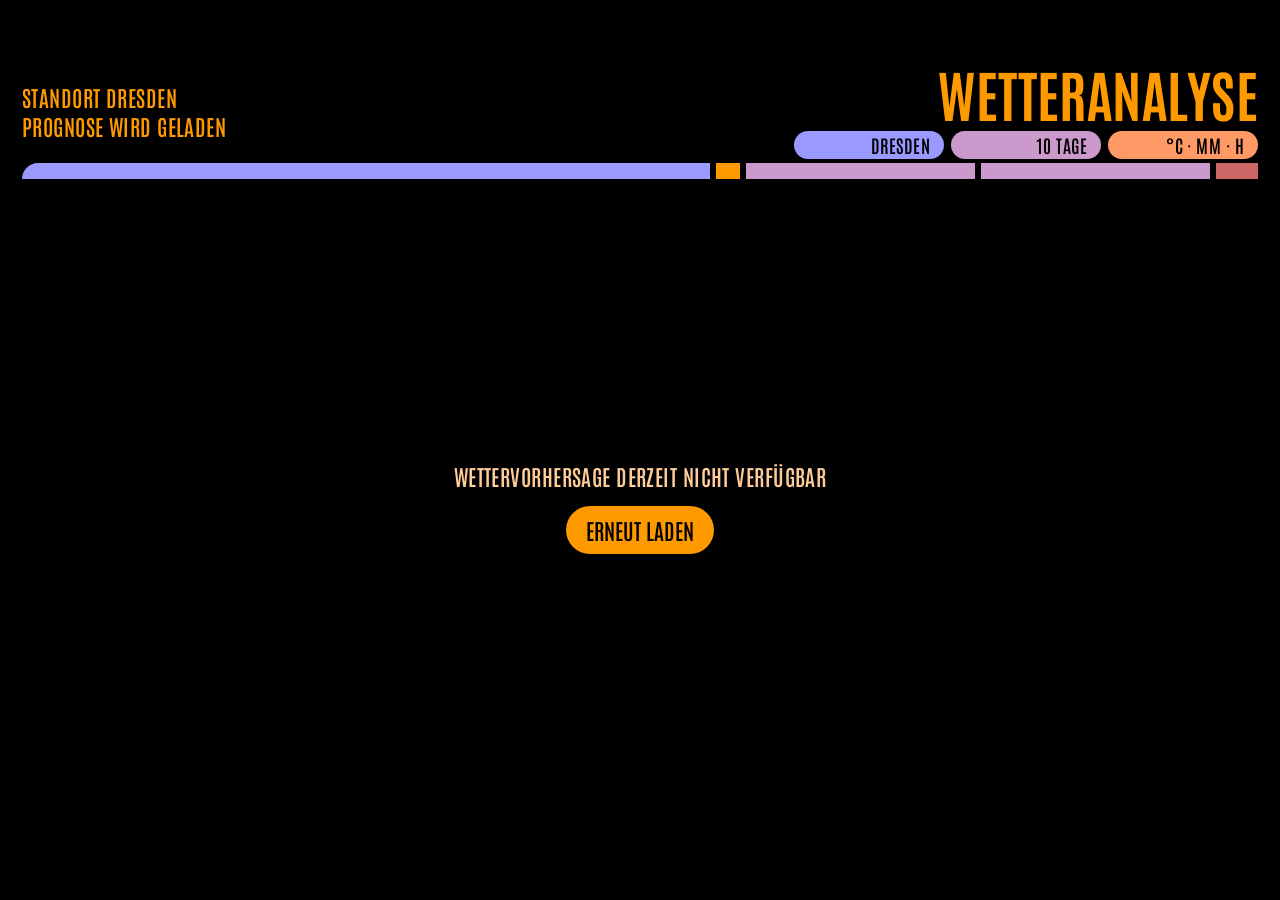
<file: custom_components/haus_ops/frontend/weather/index.html>
<!doctype html>
<html lang="de">
<meta charset="utf-8">
<meta name="viewport" content="width=device-width, initial-scale=1">
<title>Wettervorhersage · HAUS-OPS</title>
<style>
@font-face{font-family:Antonio;src:url('../Antonio.ttf') format('truetype');font-weight:400 700;font-display:swap}
:root{color-scheme:dark;--amber:#ff9900;--peach:#ffcc99;--lavender:#cc99cc;--violet:#9999ff;--blue:#99ccff;--light:#fff4e0;--selected:#ffe3c4;--salmon:#cc6666}
*{box-sizing:border-box}
body{margin:0;overflow:hidden;background:#000;color:var(--amber);font:600 22px/1.12 Antonio,'Arial Narrow',sans-serif;text-transform:uppercase;letter-spacing:.02em}
#stage{position:absolute;left:50%;top:50%;width:1280px;height:800px;padding:18px 22px;transform:translate(-50%,-50%) scale(var(--scale,1));display:grid;grid-template-rows:88px 16px 50px 310px 60px 122px minmax(0,1fr);gap:7px}
header{display:flex;justify-content:space-between;align-items:center;gap:20px}
header p{margin:.2em 0}
h1{margin:0;text-align:right;font-size:56px;line-height:1}
header .units{margin-top:10px;display:flex;gap:7px;justify-content:flex-end}
header .units span{min-width:150px;padding:4px 14px;border-radius:22px;background:var(--violet);text-align:right;color:#000;font-size:18px}
header .units span:nth-child(2){background:var(--lavender)}
header .units span:nth-child(3){background:#ff9966}
.rail{display:grid;grid-template-columns:6fr 24px 2fr 2fr 42px;gap:6px}
.rail span{background:var(--lavender)}.rail span:first-child{background:var(--violet);border-radius:22px 0 0 0}.rail span:nth-child(2){background:var(--amber)}.rail span:last-child{background:var(--salmon)}
.row{display:grid;grid-template-columns:repeat(var(--days,10),minmax(0,1fr)) 98px;gap:5px;align-items:stretch}
button{font:inherit;text-transform:inherit;cursor:pointer;border:0;color:#000;touch-action:manipulation}
button:focus-visible{outline:4px solid #fff;outline-offset:-4px}
button:active{transform:scale(.96)}
.dates button{min-height:48px;border-radius:28px;background:var(--lavender);font-size:19px}
.dates button[data-weekend]{background:var(--violet)}.dates button[data-today]{background:var(--amber)}
.dates button[aria-pressed=true]{background:var(--selected)}
.tag{color:#000;background:var(--tone,var(--amber));display:flex;justify-content:flex-end;align-items:end;padding:5px;font-size:17px}
.chart{position:relative;min-width:0}
.chart svg{display:block;width:100%;height:100%}
.chart [data-track]{position:absolute;inset-block:0;border:0;background:transparent;border-radius:0}
.conditions button{display:flex;flex-direction:column;justify-content:space-between;align-items:start;text-align:right;padding:5px 6px;background:var(--condition);font-size:17px;min-height:48px}
.conditions button[aria-pressed=true]{background:color-mix(in srgb,var(--condition),white 25%)}
.conditions button span{align-self:end}
.conditions svg{width:34px;height:34px;fill:none;stroke:currentColor;stroke-width:2;stroke-linecap:round;stroke-linejoin:round}
.metrics{display:grid;grid-template-rows:repeat(4,minmax(0,1fr));gap:3px}
.metrics .tag{padding-block:2px}
.metrics .row>span:not(.tag){align-self:center;text-align:center}
.metrics .wet{color:var(--blue)}.metrics .current{color:var(--light)}
#details{border-top:2px solid #5a4fb0;padding-top:5px;overflow:hidden}
#details strong{font-size:32px;margin-right:14px;color:var(--light)}
#details strong:first-child{color:var(--amber)}
#details strong:nth-child(3){color:var(--peach)}
.details-metrics{margin-top:6px;display:flex;flex-wrap:wrap;column-gap:15px;row-gap:3px;font-size:18px}
.details-metrics span:nth-child(2){color:var(--blue)}.details-metrics span:nth-child(3){color:var(--violet)}.details-metrics span:nth-child(4){color:var(--lavender)}
#status:not([hidden]){grid-row:3/-1;place-self:center;text-align:center;padding:30px;color:var(--peach)}
#status button{display:block;margin:18px auto 0;background:var(--amber);border-radius:28px;min-height:48px;padding:0 20px}
[hidden]{display:none!important}
</style>
<div id="stage">
<header>
  <div><p id="location"></p><p id="source">Prognose wird geladen</p><p id="period"></p></div>
  <div><h1>Wetteranalyse</h1><div class="units"><span id="city"></span><span id="quantity">10 Tage</span><span>°C · mm · h</span></div></div>
</header>
<div class="rail" aria-hidden="true"><span></span><span></span><span></span><span></span><span></span></div>
<div id="dates" class="dates row" aria-label="Prognosetag wählen" hidden></div>
<div id="chart" class="chart" hidden></div>
<div id="conditions" class="conditions row" aria-label="Wetterlage" hidden></div>
<div id="metrics" class="metrics" hidden></div>
<div id="details" aria-live="polite" hidden></div>
<div id="status" role="status">Wettervorhersage wird geladen …</div>
</div>
<script type="module">
const config = {
  name: 'Dresden', latitude: 51.05, longitude: 13.74, elevation: 113, timezone: 'Europe/Berlin', days: 10,
};
const params = new URLSearchParams(location.search);
for (const [key, limit] of [['latitude', 90], ['longitude', 180]]) {
  const raw = params.get(key);
  if (raw !== null && raw.trim() && Number.isFinite(Number(raw)) && Math.abs(Number(raw)) <= limit) config[key] = Number(raw);
}
if (params.has('latitude') && params.has('longitude')) {
  config.name = 'Wetterstandort';
  config.elevation = null;
}
const $ = id => document.getElementById(id);
const stage = $('stage');
const resize = () => stage.style.setProperty('--scale', Math.min(innerWidth / 1280, innerHeight / 800));
window.addEventListener('resize', resize);
resize();

const sunlight = '<circle cx="12" cy="12" r="4"/><path d="M12 2v2m0 16v2M2 12h2m16 0h2M5 5l1.5 1.5m11 11L19 19M5 19l1.5-1.5m11-11L19 5"/>';
const cloud = '<path d="M6 16h13a4 4 0 0 0 .2-8 5.8 5.8 0 0 0-10.7 1.4A3.4 3.4 0 0 0 6 16Z"/>';
const patterns = {
  sun: ['Sonnig','#e09400',sunlight],
  clear: ['Heiter','#e0b488','<path d="M5 10a3 3 0 0 1 6-1M5 3l.5 1.5M2 6l1.5.7M10 3l-1 1.5"/>'+cloud],
  cloud: ['Bewölkt','#b07fb0',cloud],
  fog: ['Nebel','#a8a0c0','<path d="M3 7h18M3 12h15M3 17h18"/>'],
  rain: ['Regen','#6fb0e8',cloud+'<path d="M8 19l-1 3m5-3-1 3m5-3-1 3"/>'],
  snow: ['Schnee','#c8cce0',cloud+'<path d="M8 18v4m-2-2h4m6-2v4m-2-2h4"/>'],
  storm: ['Gewitter','#9999ff',cloud+'<path d="M12 16l-3 4h4l-2 3"/>'],
  unknown: ['–','#a8a0c0',''],
};
const byCode = {
  0:'sun',1:'clear',2:'clear',3:'cloud',45:'fog',48:'fog',51:'rain',53:'rain',55:'rain',56:'rain',57:'rain',
  61:'rain',63:'rain',65:'rain',66:'rain',67:'rain',71:'snow',73:'snow',75:'snow',77:'snow',
  80:'rain',81:'rain',82:'rain',85:'snow',86:'snow',95:'storm',96:'storm',99:'storm',
};
const byCondition = {
  sunny:'sun','clear-night':'clear',partlycloudy:'clear',cloudy:'cloud',fog:'fog',rainy:'rain',pouring:'rain',
  snowy:'snow','snowy-rainy':'snow',lightning:'storm','lightning-rainy':'storm',
};
const number = (n, digits = 0) => Number.isFinite(n) ? n.toLocaleString('de-DE',{minimumFractionDigits:digits,maximumFractionDigits:digits}) : '–';
const valid = n => typeof n === 'number' && Number.isFinite(n);
const time = value => typeof value === 'string' ? value.match(/T(\d\d:\d\d)/)?.[1] ?? '–' : '–';
const dateFormat = new Intl.DateTimeFormat('de-DE',{timeZone:'UTC',day:'2-digit',month:'2-digit'});
const weekdayFormat = new Intl.DateTimeFormat('de-DE',{timeZone:'UTC',weekday:'short'});
const clockFormat = new Intl.DateTimeFormat('de-DE',{timeZone:config.timezone,hour:'2-digit',minute:'2-digit'});
const dateKeyFormat = new Intl.DateTimeFormat('en-CA',{timeZone:config.timezone,year:'numeric',month:'2-digit',day:'2-digit'});
const fields = 'temperature_2m_max,temperature_2m_min,temperature_2m_mean,weather_code,precipitation_sum,precipitation_probability_max,sunshine_duration,wind_speed_10m_max,wind_direction_10m_dominant,sunrise,sunset';
const wind = (d, unit = '') => {
  if (!valid(d.wind)) return '–';
  const directions = ['N','NO','O','SO','S','SW','W','NW'];
  const bearing = typeof d.direction === 'string' ? d.direction.toUpperCase().replace('E','O') : '';
  const direction = valid(d.direction) ? directions[((Math.round(d.direction/45)%8)+8)%8] : directions.includes(bearing) ? bearing : '';
  return [number(d.wind), unit, direction].filter(Boolean).join(' ');
};
const coord = (n, positive, negative) => `${number(Math.abs(n),2)} ${n<0?negative:positive}`;
const rowLabel = (label,tone) => `<span class="tag" style="--tone:${tone}">${label}</span>`;
let days = [], selected, attribution = '', timestamp = '', elevation = config.elevation;

function normalizeOpenMeteo(data) {
  const daily = data.daily;
  return daily.time.slice(0,config.days).map((date,i) => ({
    date, max:daily.temperature_2m_max?.[i], min:daily.temperature_2m_min?.[i],
    mean:daily.temperature_2m_mean?.[i], kind:byCode[daily.weather_code?.[i]] ?? 'unknown',
    precipitation:daily.precipitation_sum?.[i], probability:daily.precipitation_probability_max?.[i],
    sun:valid(daily.sunshine_duration?.[i]) ? daily.sunshine_duration[i]/3600 : null,
    wind:daily.wind_speed_10m_max?.[i], direction:daily.wind_direction_10m_dominant?.[i],
    sunrise:time(daily.sunrise?.[i]), sunset:time(daily.sunset?.[i]),
  }));
}
function normalizeHomeAssistant({forecast,units}) {
  const temp = n => valid(n) ? units.temperature_unit === '°F' ? (n-32)*5/9 : n : null;
  const speed = {'km/h':1,'m/s':3.6,mph:1.609344,kn:1.852,'ft/s':1.09728};
  return forecast.flatMap(day => {
    const stamp=new Date(day.datetime);
    if (!Number.isFinite(stamp.valueOf())) return [];
    return [{
      date:dateKeyFormat.format(stamp),max:temp(day.temperature),min:temp(day.templow),
      kind:byCondition[day.condition] ?? 'unknown', precipitation:valid(day.precipitation) ? day.precipitation*(units.precipitation_unit==='in'?25.4:1) : null,
      probability:day.precipitation_probability,wind:valid(day.wind_speed) ? day.wind_speed*(speed[units.wind_speed_unit]??1) : null,direction:day.wind_bearing,
    }];
  }).slice(0,config.days);
}
async function homeAssistantForecast() {
  if (window.parent === window) throw new Error('Home Assistant ist nicht verbunden');
  return new Promise((resolve,reject) => {
    const requestId = Math.random().toString(36).slice(2);
    const finish = (error,data) => {
      clearTimeout(timeout); window.removeEventListener('message',receive);
      if (error) reject(error); else resolve(data);
    };
    function receive(event) {
      if(event.source!==window.parent || event.origin!==location.origin || event.data?.type!=='haus-ops:weather:response' || event.data.requestId!==requestId) return;
      if (Array.isArray(event.data.forecast)) finish(null,event.data);
      else finish(new Error('Keine Home-Assistant-Prognose'));
    }
    const timeout=setTimeout(()=>finish(new Error('Home Assistant antwortet nicht')),5000);
    window.addEventListener('message',receive);
    window.parent.postMessage({type:'haus-ops:weather:request',requestId},location.origin);
  });
}

function spline(points,fresh = true) {
  if (!points.length) return '';
  let result = `${fresh?'M':'L'}${points[0]}`;
  for (let i=0;i<points.length-1;i++) {
    const [ax,ay]=points[Math.max(0,i-1)], [bx,by]=points[i], [cx,cy]=points[i+1], [dx,dy]=points[Math.min(points.length-1,i+2)];
    result += `C${bx+(cx-ax)/6},${by+(cy-ay)/6} ${cx-(dx-bx)/6},${cy-(dy-by)/6} ${cx},${cy}`;
  }
  return result;
}
function graph() {
  const width=1236,height=330, plot=width-103, column=plot/days.length;
  const temperatures=days.flatMap(d=>[d.min,d.max]).filter(valid);
  const x=i=>(i+.5)*column;
  const min=temperatures.length ? Math.floor(Math.min(...temperatures)/2)*2-2 : -2;
  const max=temperatures.length ? Math.ceil(Math.max(...temperatures)/2)*2+2 : 2;
  const y=value=>height-(value-min)/(max-min)*height;
  let guides='';
  for(let tick=max;tick>=min;tick-=2) {
    const color=tick===0?'#99ccff':'#cc6666', py=y(tick), labelY=Math.max(14,Math.min(height-3,py+6));
    guides+=`<path d="M0 ${py}H${plot}" stroke="${color}" opacity=".6"/><path d="M${plot+5} ${py}h24" stroke="${color}" stroke-width="5"/><text x="${width-2}" y="${labelY}" text-anchor="end" fill="${color}" font-size="18">${number(tick)}°</text>`;
  }
  const ranges=days.flatMap((d,i)=>valid(d.max)&&valid(d.min) ? [{x:x(i),d,i}] : []);
  const runs=[];
  for (const item of ranges) {
    if (!runs.length || runs.at(-1).at(-1).i !== item.i-1) runs.push([]);
    runs.at(-1).push(item);
  }
  const areas=runs.map(run=>{
    const edge=[{x:run[0].i*column,d:run[0].d},...run,{x:(run.at(-1).i+1)*column,d:run.at(-1).d}];
    const highs=edge.map(r=>[r.x,y(r.d.max+1.4)]);
    const lows=Array.from(edge).reverse().map(r=>[r.x,y(r.d.min-1.4)]);
    return `<path d="${spline(highs)+spline(lows,false)}Z" fill="#1414b4"/>`;
  }).join('');
  return `<svg viewBox="0 0 ${width} ${height}" preserveAspectRatio="none" aria-label="Temperaturverlauf in Grad Celsius" role="img">${areas}${guides}
    ${days.map((d,i)=> {
      const isSelected=d.date===selected, px=x(i), mean=valid(d.mean)?d.mean:valid(d.min)&&valid(d.max)?(d.min+d.max)/2:null;
      return `<rect x="${px-9}" width="18" height="${height}" fill="${isSelected?'#8a80e0':'#5a4fb0'}" opacity=".78"/>
      ${valid(d.min)&&valid(d.max)?`<rect x="${px-6}" y="${y(d.max)}" width="12" height="${Math.max(2,y(d.min)-y(d.max))}" fill="${isSelected?'#ffe3c4':'#d4a8d4'}"/>`:''}
      ${valid(mean)?`<rect x="${px-7}" y="${y(mean)-7}" width="14" height="14" fill="#ff9900"/>`:''}
      ${valid(d.max)?`<text x="${px+12}" y="${Math.max(18,y(d.max)-4)}" fill="#ffcc99" font-size="22">${number(d.max)}°</text>`:''}
      ${valid(d.min)?`<text x="${px+12}" y="${Math.min(height-2,y(d.min)+19)}" fill="#99ccff" font-size="22">${number(d.min)}°</text>`:''}`;
    }).join('')}</svg>${days.map((d,i)=>`<button data-track data-day="${i}" aria-label="Temperatur für ${dateFormat.format(new Date(d.date))}" aria-pressed="${d.date===selected}" style="left:${i*column/width*100}%;width:${column/width*100}%"></button>`).join('')}`;
}
function render() {
  if (!days.length) return;
  const today=dateKeyFormat.format(new Date());
  if (!days.some(d=>d.date===selected)) selected=days.find(d=>d.date===today)?.date ?? days[0].date;
  const chosen=days.find(d=>d.date===selected);
  stage.style.setProperty('--days',days.length);
  $('location').textContent=attribution==='Home Assistant' ? 'Standort · Home Assistant' : `Standort ${config.name} · ${coord(config.latitude,'N','S')} ${coord(config.longitude,'O','W')}${valid(elevation)?' · '+number(elevation)+' m':''}`;
  $('city').textContent=attribution==='Home Assistant' ? 'Home Assistant' : config.name;
  $('source').textContent=`${attribution} · aktualisiert ${timestamp}`;
  $('quantity').textContent=`${days.length} ${days.length===1?'Tag':'Tage'}`;
  $('period').textContent=`Prognose · ${dateFormat.format(new Date(days[0].date))} – ${dateFormat.format(new Date(days.at(-1).date))}`;
  const dayButton=(day,i,content,attrs='')=>`<button data-day="${i}" aria-pressed="${day.date===selected}" ${attrs}>${content}</button>`;
  $('dates').innerHTML=days.map((d,i)=>{
    const stamp=new Date(d.date);
    return dayButton(d,i,`${d.date===today?'Heute':weekdayFormat.format(stamp).replace('.','')} ${dateFormat.format(stamp)}`,
      d.date===today?'data-today':[0,6].includes(stamp.getUTCDay())?'data-weekend':'');
  }).join('')+rowLabel('Tag','var(--amber)');
  $('chart').innerHTML=graph();
  $('conditions').innerHTML=days.map((d,i)=>{
    const [name,color,icon]=patterns[d.kind];
    return dayButton(d,i,`<svg viewBox="0 0 24 24" aria-hidden="true">${icon}</svg><span>${name}</span>`,`style="--condition:${color}"`);
  }).join('')+rowLabel('Lage','var(--lavender)');
  const rows=[['mm','var(--blue)',d=>number(d.precipitation,1)],['Regen %','var(--lavender)',d=>number(d.probability)],
    ['Sonne h','var(--amber)',d=>number(d.sun,1)],['Wind km/h','var(--violet)',d=>wind(d)]];
  $('metrics').innerHTML=rows.map(([name,tone,format])=>`<div class="row">${days.map(d=>`<span class="${d.date===selected?'current':d.precipitation>2?'wet':''}">${format(d)}</span>`).join('')}${rowLabel(name,tone)}</div>`).join('');
  const sunMinutes=valid(chosen.sun)?Math.round(chosen.sun*60):null;
  const stamp=new Date(chosen.date);
  $('details').innerHTML=`<div><strong>${weekdayFormat.format(stamp)} · ${dateFormat.format(stamp)}</strong>
    <strong>${patterns[chosen.kind][0]}</strong><strong>${number(chosen.min,1)} bis ${number(chosen.max,1)} °C</strong></div>
    <div class="details-metrics"><span>Sonne ${sunMinutes===null?'–':Math.floor(sunMinutes/60)+' h '+sunMinutes%60+' min'}</span>
    <span>Niederschlag ${number(chosen.precipitation,1)} mm · ${number(chosen.probability)} %</span>
    <span>Wind ${wind(chosen,'km/h')}</span><span>Aufgang ${chosen.sunrise??'–'} · Untergang ${chosen.sunset??'–'}</span></div>`;
  for(const id of ['dates','chart','conditions','metrics','details']) $(id).hidden=false;
  $('status').hidden=true;
}
stage.addEventListener('click',event=>{
  const btn=event.target.closest('button[data-day]');
  if (!btn) return;
  const index=Number(btn.dataset.day), group=btn.parentElement.id;
  if (!days[index]) return;
  selected=days[index].date;
  render();
  $(group).querySelector(`button[data-day="${index}"]`)?.focus({preventScroll:true});
});

async function refresh() {
  let next, source;
  try {
    const query=new URLSearchParams({latitude:config.latitude,longitude:config.longitude,timezone:config.timezone,forecast_days:config.days,daily:fields});
    const response=await fetch('https://api.open-meteo.com/v1/forecast?'+query,{signal:AbortSignal.timeout(10000)});
    if (!response.ok) throw new Error('Open-Meteo nicht erreichbar');
    const data=await response.json();
    next=normalizeOpenMeteo(data);
    if (!next.length) throw new Error('Keine Open-Meteo-Prognose');
    elevation=valid(data.elevation)?data.elevation:config.elevation;
    source='Open-Meteo';
  } catch {
    try {
      next=normalizeHomeAssistant(await homeAssistantForecast());
      if (!next.length) throw new Error('Keine Home-Assistant-Prognose');
      elevation=null;
      source='Home Assistant';
    } catch {
      if (days.length) $('source').textContent=`${attribution} · Stand ${timestamp} · Abruf fehlgeschlagen`;
      else {
        $('status').textContent='Wettervorhersage derzeit nicht verfügbar';
        const retry=document.createElement('button'); retry.textContent='Erneut laden';
        retry.onclick=()=>{retry.disabled=true; void refresh();};
        $('status').append(retry);
      }
      return;
    }
  }
  days=next;
  attribution=source;
  timestamp=clockFormat.format(new Date());
  render();
}
$('location').textContent=`Standort ${config.name}`;
$('city').textContent=config.name;
void refresh();
setInterval(refresh,30*60*1000);
</script>
</html>
</file>
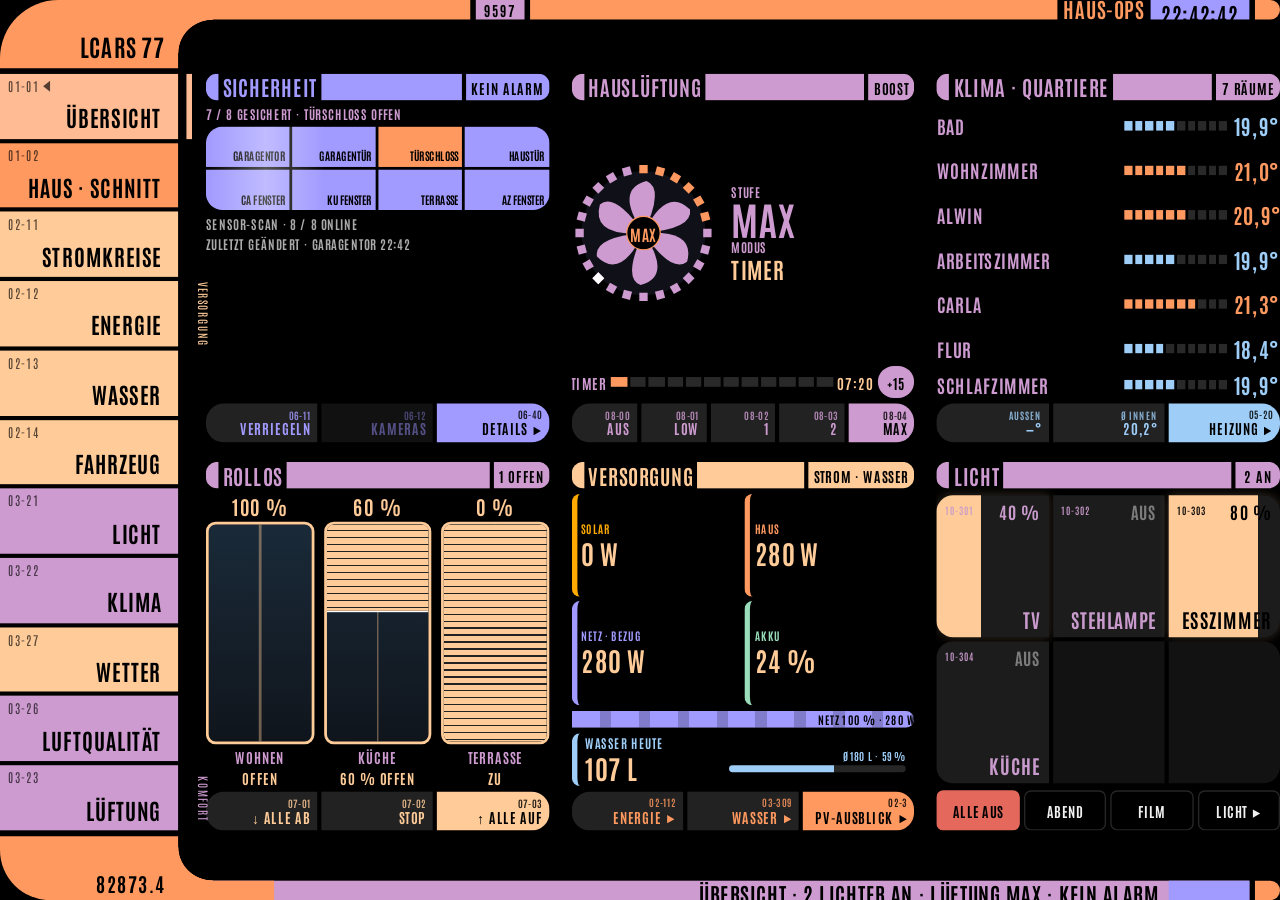
<file: vorschau.html>
<!doctype html>
<html lang="de">
<meta charset="utf-8">
<meta name="viewport" content="width=device-width, initial-scale=1">
<title>HAUS-OPS · LCARS Demo</title>
<script type="module" src="./custom_components/haus_ops/frontend/haus-ops.js"></script>
<haus-ops demo></haus-ops>
<script>
  if (new URLSearchParams(location.search).get('seite') === 'luftqualitaet') {
    document.querySelector('haus-ops').setAttribute('demo-page', 'luftqualitaet');
  }
</script>
</html>
</file>
